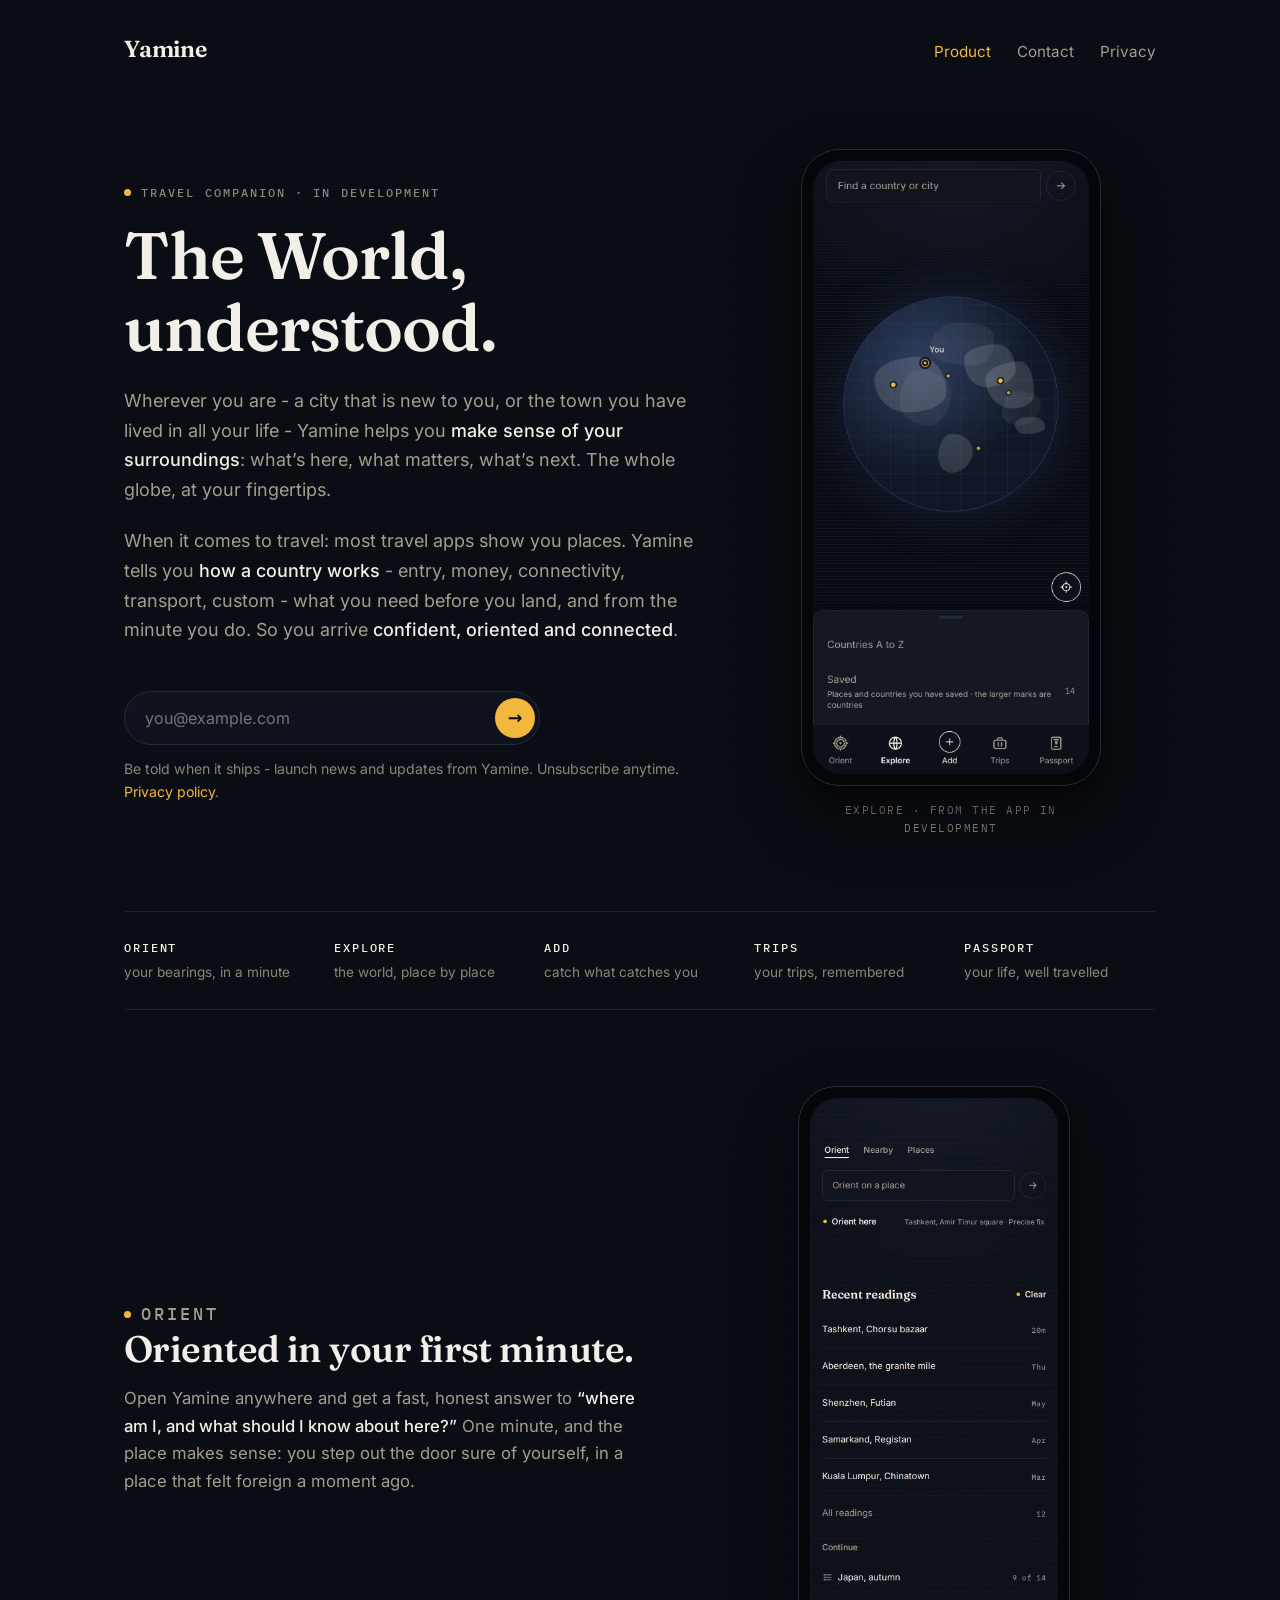
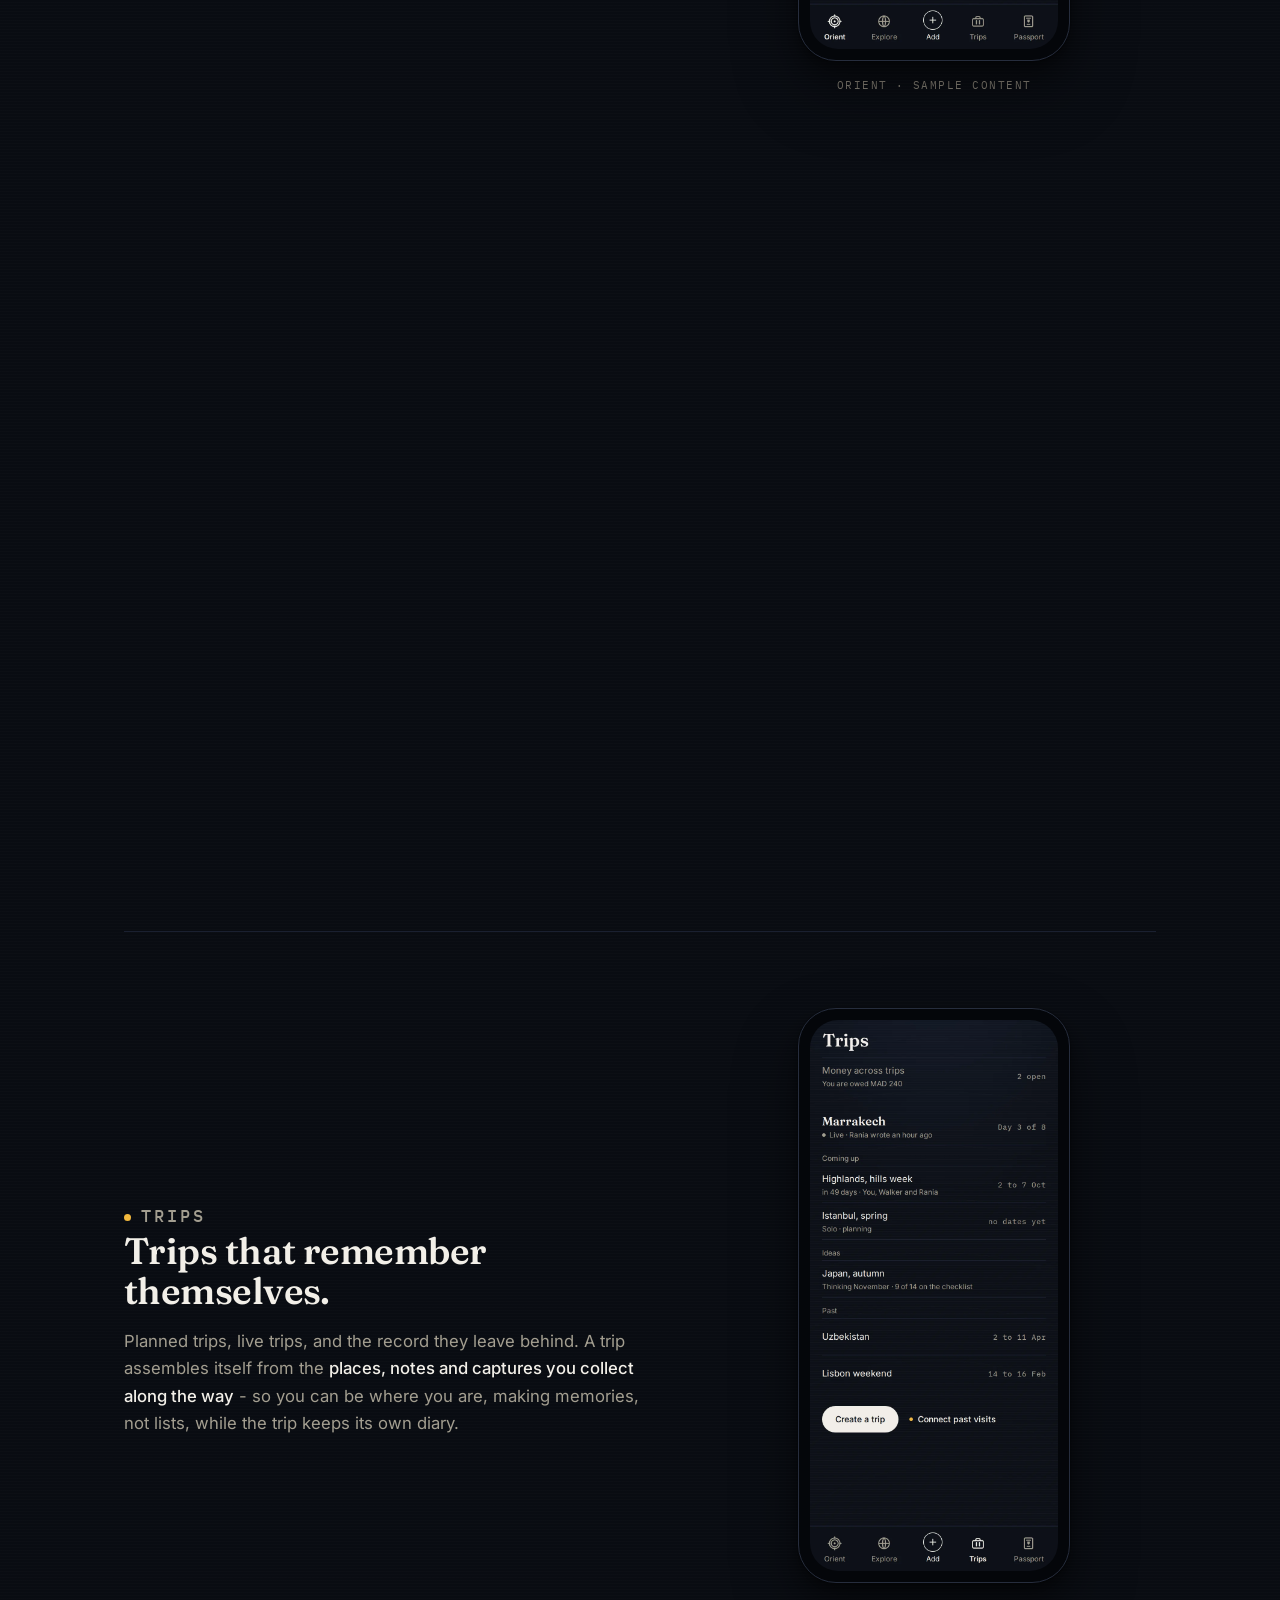
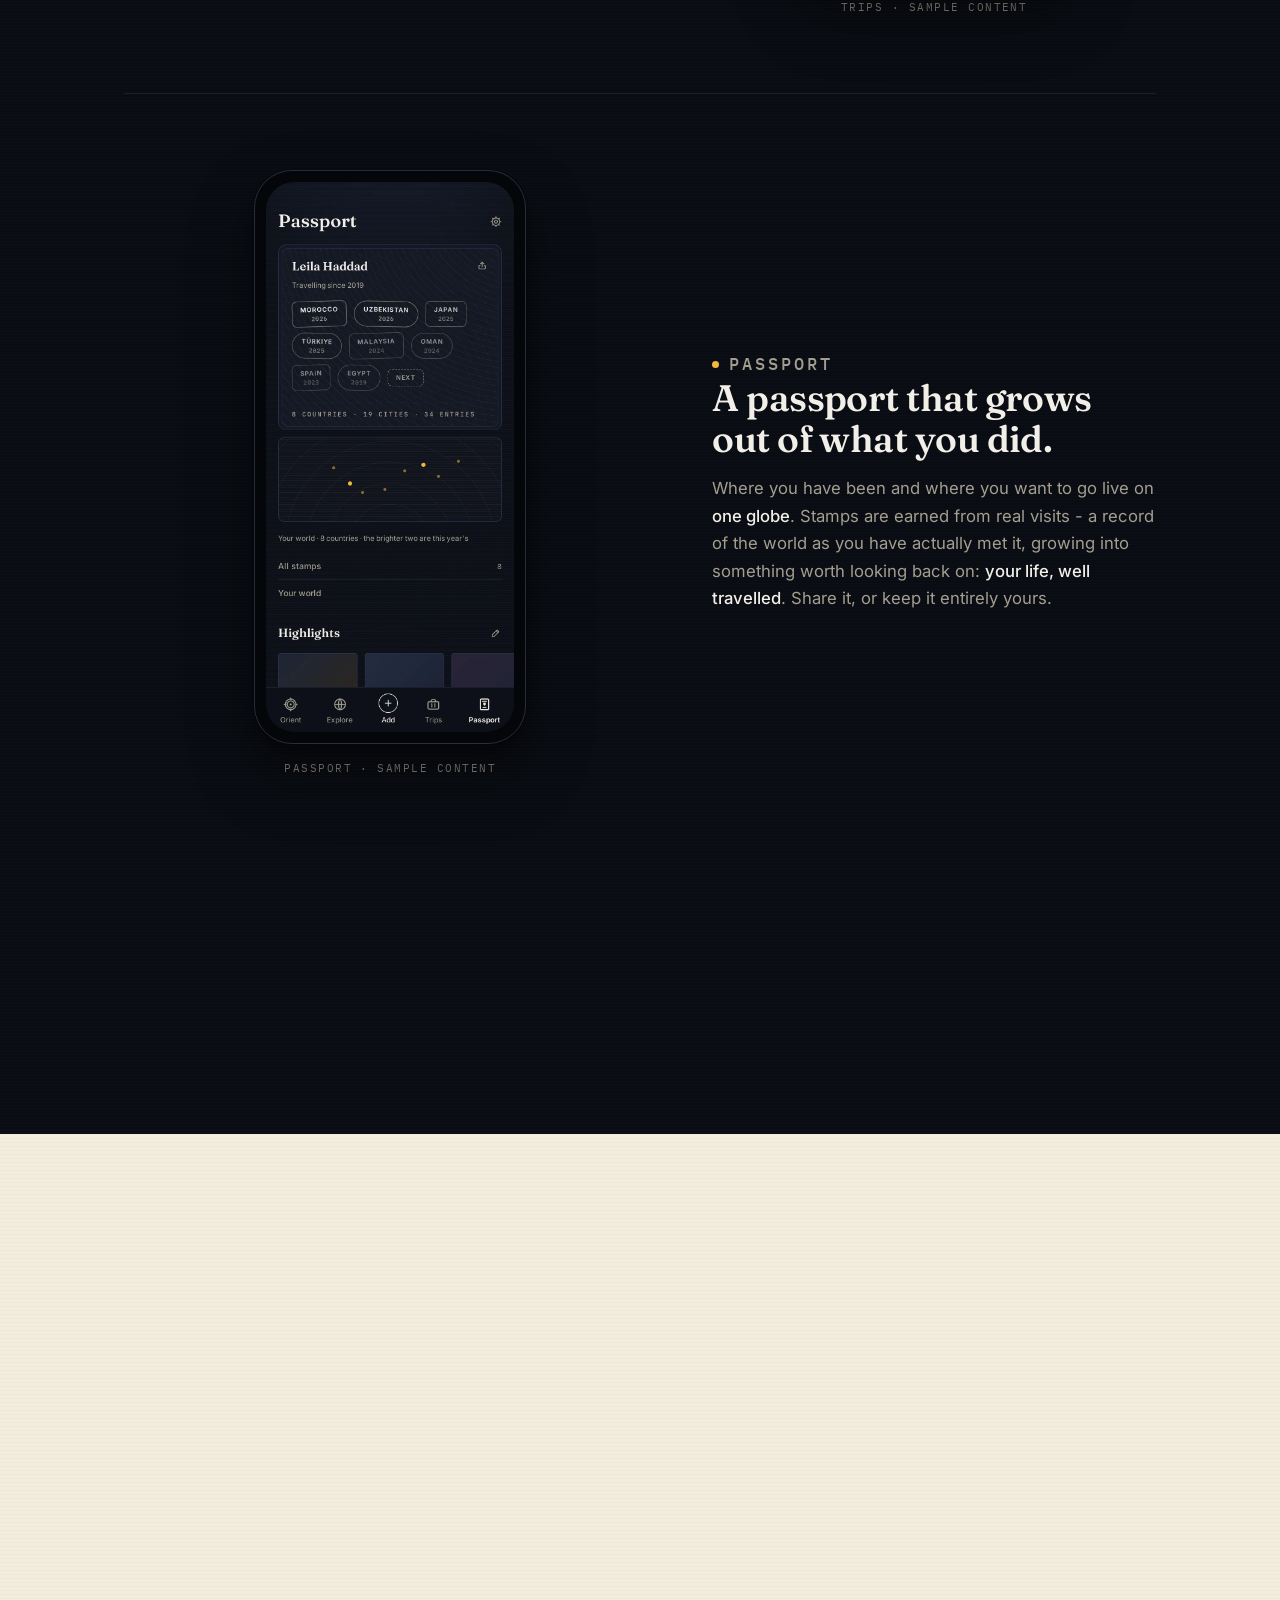
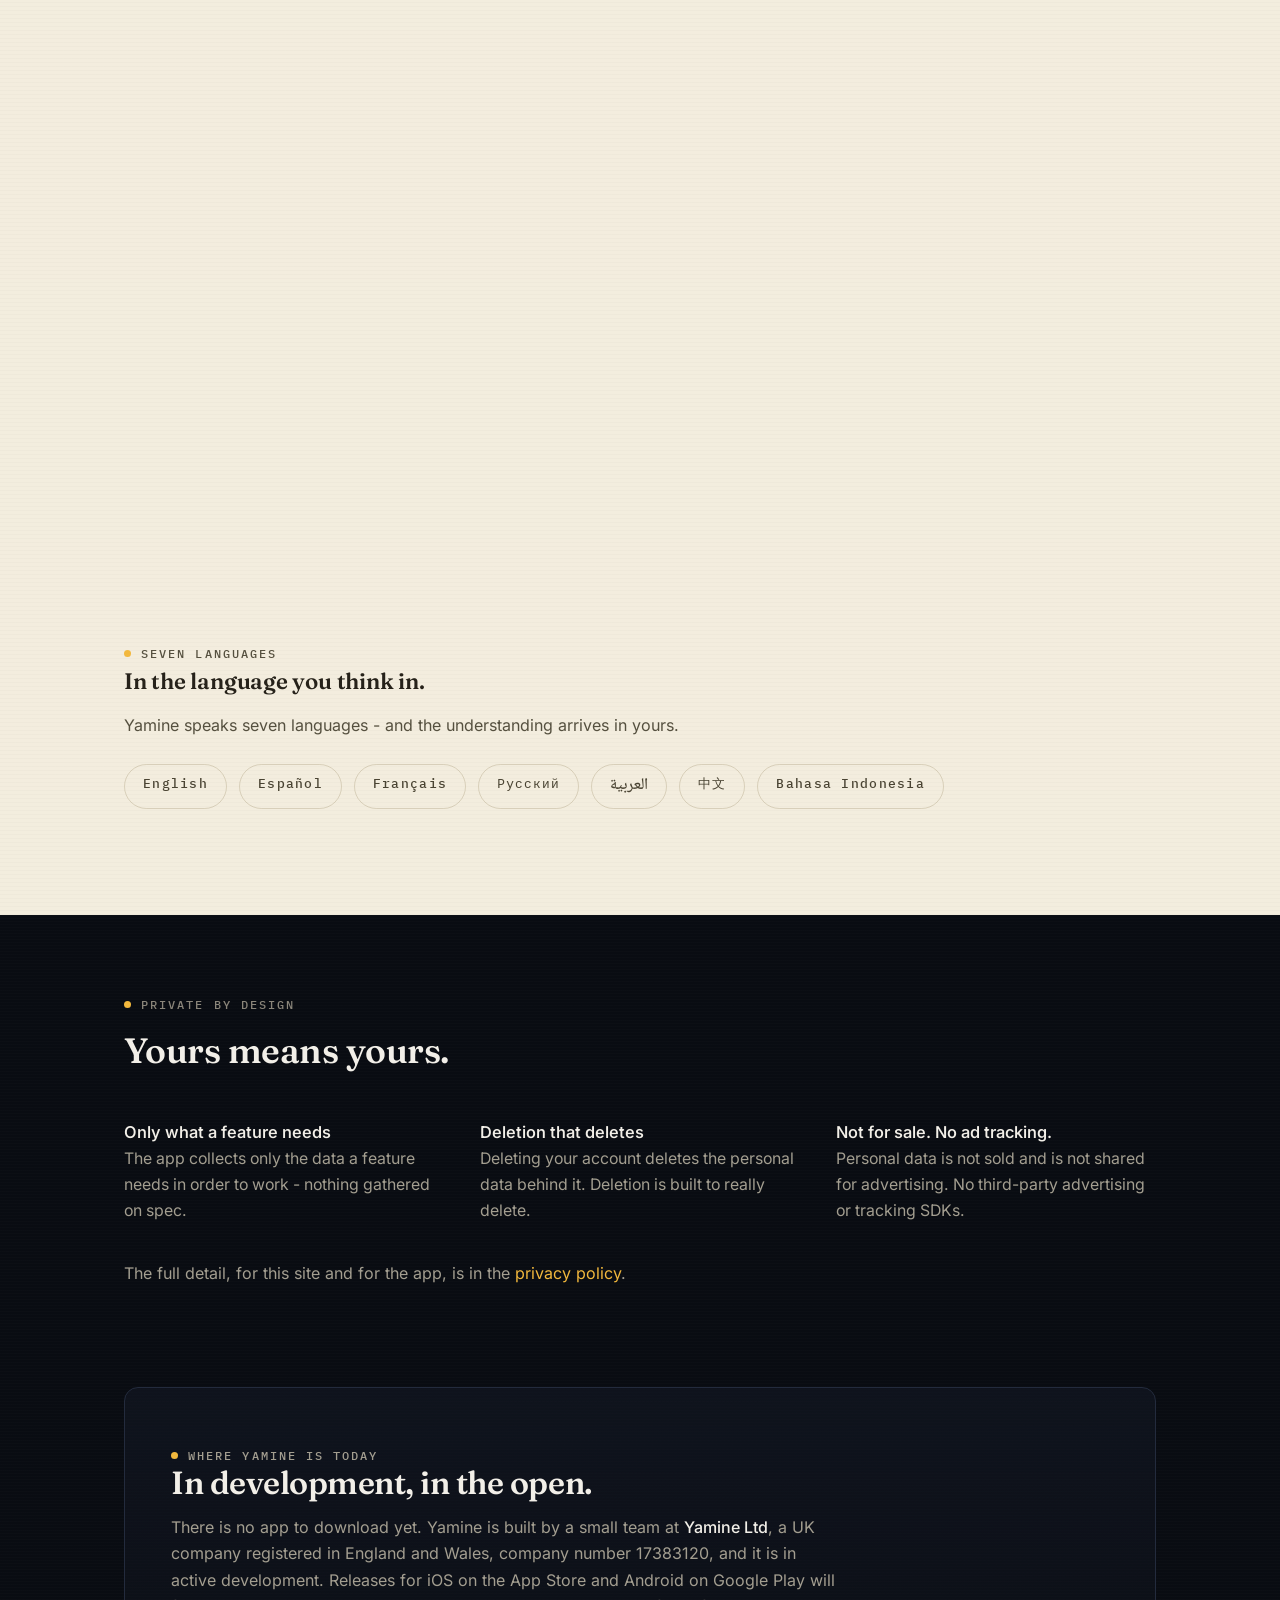
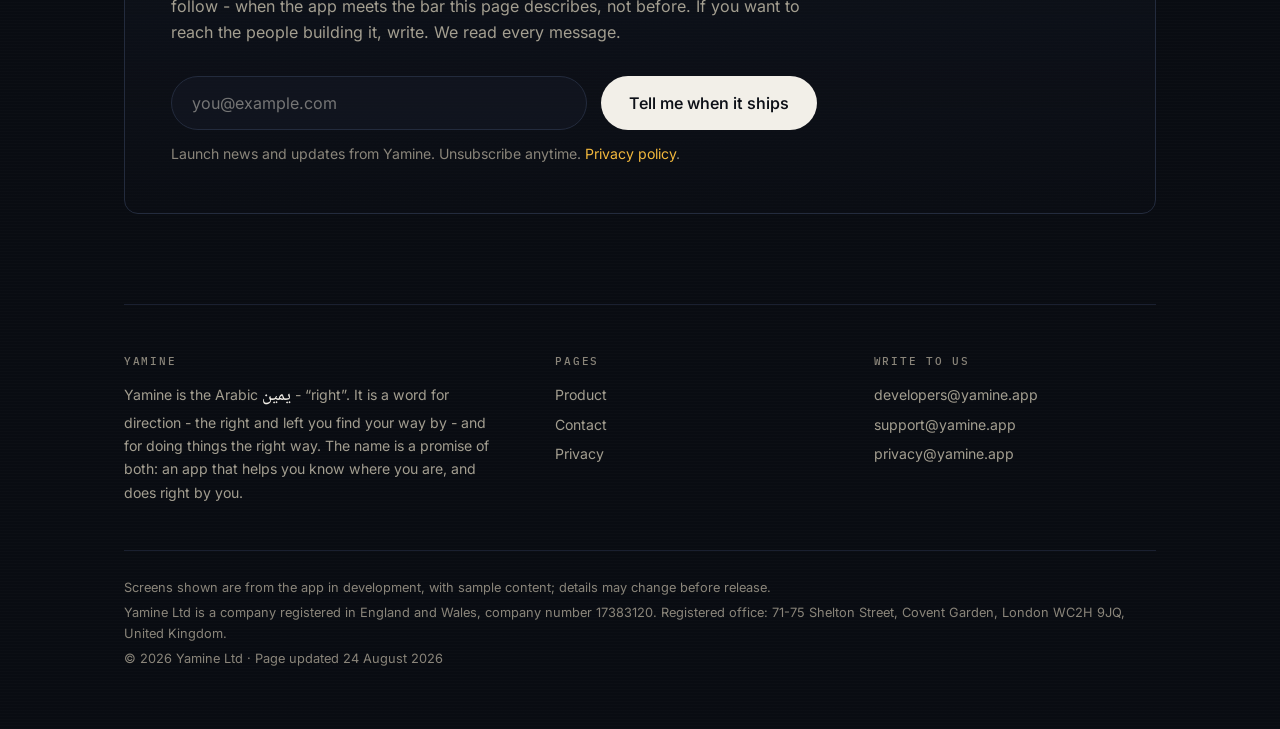
<file: index.html>
<!doctype html>
<html lang="en-GB">
<head>
<meta charset="utf-8">
<meta name="viewport" content="width=device-width, initial-scale=1">
<title>Yamine - The World, understood</title>
<meta name="description" content="Yamine is a travel companion app by Yamine Ltd: your bearings anywhere in the world, country know-how before you land, and trips that remember themselves. In development for iOS and Android.">
<link rel="canonical" href="https://yamine.app/">
<meta property="og:title" content="Yamine - The World, understood">
<meta property="og:description" content="Wherever you are, Yamine helps you make sense of your surroundings - the whole globe, at your fingertips.">
<meta property="og:url" content="https://yamine.app/">
<meta property="og:type" content="website">
<meta property="og:image" content="https://yamine.app/assets/og.png">
<meta property="og:image:width" content="1200">
<meta property="og:image:height" content="630">
<meta name="twitter:card" content="summary_large_image">
<meta name="theme-color" content="#090c12">
<link rel="icon" href="/assets/icons/icon-32.png" sizes="32x32">
<link rel="icon" href="/assets/icons/icon-192.png" sizes="192x192">
<link rel="apple-touch-icon" href="/assets/icons/apple-touch-icon.png">
<link rel="preload" href="/assets/fonts/fraunces.woff2" as="font" type="font/woff2" crossorigin>
<link rel="preload" href="/assets/fonts/inter.woff2" as="font" type="font/woff2" crossorigin>
<link rel="stylesheet" href="/style.css?v=20260824c">
<script>document.documentElement.classList.add('js')</script>
</head>
<body class="night">
<div class="wrap">
<header class="site">
  <a class="wordmark" href="/">Yamine</a>
  <nav class="site" aria-label="Site">
    <a href="/" aria-current="page">Product</a>
    <a href="/contact.html">Contact</a>
    <a href="/privacy.html">Privacy</a>
  </nav>
</header>

<main>
  <section class="hero">
    <div class="copy">
      <p class="eyebrow">Travel companion &middot; in development</p>
      <h1 class="display">The World,<br>understood.</h1>
      <p class="lede">Wherever you are - a city that is new to you, or
      the town you have lived in all your life - Yamine helps you
      <strong>make sense of your surroundings</strong>: what&rsquo;s
      here, what matters, what&rsquo;s next. The whole globe, at your
      fingertips.</p>
      <p class="lede">When it comes to travel: most travel apps show you
      places. Yamine tells you <strong>how a country works</strong> -
      entry, money, connectivity, transport, custom - what you need
      before you land, and from the minute you do. So you arrive
      <strong>confident, oriented and connected</strong>.</p>
      <form class="site-form pill" hidden data-form="waitlist"
            data-cta="&rarr;" data-busy="&hellip;"
            data-done-cta="&#10003;"
            data-done="You're on the list."
            data-mail="developers@yamine.app">
        <input class="hp" type="text" name="website" tabindex="-1" autocomplete="off" aria-hidden="true">
        <div class="form-row">
          <label class="visually-hidden" for="join-email">Email address</label>
          <input id="join-email" type="email" name="email" required placeholder="you@example.com" autocomplete="email">
          <button class="disc" type="submit" aria-label="Be told when it ships">&rarr;</button>
        </div>
        <p class="form-note">Be told when it ships - launch news and updates
        from Yamine. Unsubscribe anytime. <a href="/privacy.html">Privacy policy</a>.</p>
      </form>
      <div class="cta-row" data-fallback-for="waitlist">
        <a class="btn" href="/contact.html">Write to the team</a>
      </div>
    </div>
    <div class="shot">
      <figure class="phone">
        <div class="bezel"><img src="/assets/screens/globe-dark.webp" alt="The Explore screen of the Yamine app: a globe with your saved places marked in amber, above a list of countries A to Z" width="824" height="1830" fetchpriority="high"></div>
        <figcaption class="phone-caption">Explore &middot; from the app in development</figcaption>
      </figure>
    </div>
  </section>

  <nav class="doors" aria-label="The five rooms of the app">
    <a class="door" href="#orient"><span class="k">Orient</span><span class="d">your bearings, in a minute</span></a>
    <a class="door" href="#explore"><span class="k">Explore</span><span class="d">the world, place by place</span></a>
    <a class="door" href="#add"><span class="k">Add</span><span class="d">catch what catches you</span></a>
    <a class="door" href="#trips"><span class="k">Trips</span><span class="d">your trips, remembered</span></a>
    <a class="door" href="#passport"><span class="k">Passport</span><span class="d">your life, well travelled</span></a>
  </nav>

  <section class="feature reveal" id="orient">
    <div class="copy">
      <p class="eyebrow">Orient</p>
      <h2 class="display">Oriented in your first minute.</h2>
      <p>Open Yamine anywhere and get a fast, honest answer to
      <strong>&ldquo;where am I, and what should I know about
      here?&rdquo;</strong> One minute, and the place makes sense: you
      step out the door sure of yourself, in a place that felt foreign
      a moment ago.</p>
    </div>
    <div class="shot">
      <figure class="phone">
        <div class="bezel"><img src="/assets/screens/orient-dark.webp" alt="The Orient screen of the Yamine app: an 'Orient here' action with a precise fix in Tashkent, above a history of recent readings" width="824" height="1830" loading="lazy"></div>
        <figcaption class="phone-caption">Orient &middot; sample content</figcaption>
      </figure>
    </div>
  </section>

  <section class="feature flip reveal" id="explore">
    <div class="copy">
      <p class="eyebrow">Explore</p>
      <h2 class="display">Know before you go.</h2>
      <p>Open any country and it is already laid out: <strong>how you get
      in, how you pay, how you get online, how you move around</strong>,
      and what is simply done differently - plus a short checklist you
      can start ticking before you fly. The homework is done; the
      daydreaming can start early.</p>
    </div>
    <div class="shot">
      <figure class="phone">
        <div class="bezel"><img src="/assets/screens/country-dark.webp" alt="A country room in the Yamine app for Uzbekistan: a checklist, cities, entry conditions and a know-before-you-go section" width="824" height="1830" loading="lazy"></div>
        <figcaption class="phone-caption">Explore &middot; sample content</figcaption>
      </figure>
    </div>
  </section>

  <section class="feature reveal" id="trips">
    <div class="copy">
      <p class="eyebrow">Trips</p>
      <h2 class="display">Trips that remember themselves.</h2>
      <p>Planned trips, live trips, and the record they leave behind. A
      trip assembles itself from the <strong>places, notes and captures
      you collect along the way</strong> - so you can be where you are,
      making memories, not lists, while the trip keeps its own diary.</p>
    </div>
    <div class="shot">
      <figure class="phone">
        <div class="bezel"><img src="/assets/screens/trips-dark.webp" alt="The Trips screen of the Yamine app: a live trip in Marrakech, trips coming up, ideas, and past trips with their dates" width="824" height="1830" loading="lazy"></div>
        <figcaption class="phone-caption">Trips &middot; sample content</figcaption>
      </figure>
    </div>
  </section>

  <section class="feature flip reveal" id="passport">
    <div class="copy">
      <p class="eyebrow">Passport</p>
      <h2 class="display">A passport that grows out of what you did.</h2>
      <p>Where you have been and where you want to go live on
      <strong>one globe</strong>. Stamps are earned from real visits - a
      record of the world as you have actually met it, growing into
      something worth looking back on: <strong>your life, well
      travelled</strong>. Share it, or keep it entirely yours.</p>
    </div>
    <div class="shot">
      <figure class="phone">
        <div class="bezel"><img src="/assets/screens/passport-dark.webp" alt="The Passport screen of the Yamine app: a named passport card with country stamps by year, and a world map of visited places" width="824" height="1830" loading="lazy"></div>
        <figcaption class="phone-caption">Passport &middot; sample content</figcaption>
      </figure>
    </div>
  </section>

  <section class="feature-add reveal" id="add">
    <p class="eyebrow">Add</p>
    <h2 class="display">And when something catches your eye.</h2>
    <p>Paste a link from TikTok, Instagram, YouTube or a map. Name a place.
    Drop in a photo, or a note. <strong>Yamine reads it and files it where
    it belongs</strong> - a wishlist, a live trip, a city you will reach
    next year. &ldquo;Someday&rdquo; finally has a home.</p>
  </section>
</main>
</div>

<section class="daylight">
  <div class="wrap">
    <div class="reveal">
      <p class="eyebrow">Checked and dated</p>
      <h2 class="display">Verified before it reaches you.</h2>
      <p class="lede">Yamine&rsquo;s facts come <strong>checked and
      dated</strong> - every country page shows when it was last looked
      at. And where something is not certain, Yamine says so, plainly -
      so you always know where you stand.</p>
      <p class="lede">Every screen comes in light and dark.</p>
    </div>
    <div class="daylight-shots reveal">
      <figure class="phone">
        <div class="bezel"><img src="/assets/screens/globe-light.webp" alt="The Explore globe of the Yamine app in light mode, on a warm parchment background" width="824" height="1830" loading="lazy"></div>
        <figcaption class="phone-caption">Explore &middot; light</figcaption>
      </figure>
      <figure class="phone">
        <div class="bezel"><img src="/assets/screens/country-light.webp" alt="The Uzbekistan country room of the Yamine app in light mode" width="824" height="1830" loading="lazy"></div>
        <figcaption class="phone-caption">Country room &middot; light</figcaption>
      </figure>
    </div>
    <div class="langs reveal">
      <p class="eyebrow">Seven languages</p>
      <h3>In the language you think in.</h3>
      <p>Yamine speaks seven languages - and the understanding arrives
      in yours.</p>
      <ul class="stamps">
        <li>English</li>
        <li>Español</li>
        <li>Français</li>
        <li>Русский</li>
        <li><span class="ar">العربية</span></li>
        <li>中文</li>
        <li>Bahasa Indonesia</li>
      </ul>
    </div>
  </div>
</section>

<div class="wrap">
  <section class="night-block reveal">
    <p class="eyebrow">Private by design</p>
    <h2 class="display">Yours means yours.</h2>
    <div class="cols">
      <p><strong>Only what a feature needs</strong> The app collects only
      the data a feature needs in order to work - nothing gathered on
      spec.</p>
      <p><strong>Deletion that deletes</strong> Deleting your account
      deletes the personal data behind it. Deletion is built to really
      delete.</p>
      <p><strong>Not for sale. No ad tracking.</strong> Personal data is not
      sold and is not shared for advertising. No third-party advertising
      or tracking SDKs.</p>
    </div>
    <p class="more">The full detail, for this site and for the app, is in
    the <a href="/privacy.html">privacy policy</a>.</p>
  </section>

  <section class="status reveal">
    <div class="inner">
      <p class="eyebrow">Where Yamine is today</p>
      <h2 class="display">In development, in the open.</h2>
      <p>There is no app to download yet. Yamine is built by a small team
      at <strong>Yamine Ltd</strong>, a UK company registered in England
      and Wales, company number 17383120, and it is in active development.
      Releases for iOS on the App Store and Android on Google Play will
      follow - when the app meets the bar this page describes, not before.
      If you want to reach the people building it, write. We read every
      message.</p>
      <div class="cta-row" data-fallback-for="waitlist">
        <a class="btn" href="mailto:developers@yamine.app">developers@yamine.app</a>
      </div>
      <form class="site-form" id="waitlist" hidden data-form="waitlist"
            data-cta="Tell me when it ships" data-busy="Adding you&hellip;"
            data-done-cta="Added"
            data-done="You're on the list."
            data-mail="developers@yamine.app">
        <input class="hp" type="text" name="website" tabindex="-1" autocomplete="off" aria-hidden="true">
        <div class="form-row">
          <label class="visually-hidden" for="wl-email">Email address</label>
          <input id="wl-email" type="email" name="email" required placeholder="you@example.com" autocomplete="email">
          <button class="btn" type="submit">Tell me when it ships</button>
        </div>
        <p class="form-note">Launch news and updates from Yamine. Unsubscribe
        anytime. <a href="/privacy.html">Privacy policy</a>.</p>
      </form>
    </div>
  </section>

  <footer class="site">
    <div class="grid">
      <div>
        <h3>Yamine</h3>
        <p class="origin">Yamine is the Arabic <span class="ar">يمين</span>
        - &ldquo;right&rdquo;. It is a word for direction - the right and
        left you find your way by - and for doing things the right way.
        The name is a promise of both: an app that helps you know where
        you are, and does right by you.</p>
      </div>
      <div>
        <h3>Pages</h3>
        <p><a href="/">Product</a></p>
        <p><a href="/contact.html">Contact</a></p>
        <p><a href="/privacy.html">Privacy</a></p>
      </div>
      <div>
        <h3>Write to us</h3>
        <p><a href="mailto:developers@yamine.app">developers@yamine.app</a></p>
        <p><a href="mailto:support@yamine.app">support@yamine.app</a></p>
        <p><a href="mailto:privacy@yamine.app">privacy@yamine.app</a></p>
      </div>
    </div>
    <div class="legal">
      <p>Screens shown are from the app in development, with sample
      content; details may change before release.</p>
      <p>Yamine Ltd is a company registered in England and Wales, company
      number 17383120. Registered office: 71-75 Shelton Street, Covent
      Garden, London WC2H 9JQ, United Kingdom.</p>
      <p>&copy; 2026 Yamine Ltd &middot; Page updated 24 August 2026</p>
    </div>
  </footer>
</div>

<script src="/assets/forms.js?v=20260824a" defer></script>
<script>
(function () {
  if (!('IntersectionObserver' in window)) {
    document.querySelectorAll('.reveal').forEach(function (el) { el.classList.add('in'); });
    return;
  }
  var io = new IntersectionObserver(function (entries) {
    entries.forEach(function (e) {
      if (e.isIntersecting) { e.target.classList.add('in'); io.unobserve(e.target); }
    });
  }, { rootMargin: '0px 0px -8% 0px' });
  document.querySelectorAll('.reveal').forEach(function (el) { io.observe(el); });
})();
</script>
</body>
</html>
</file>
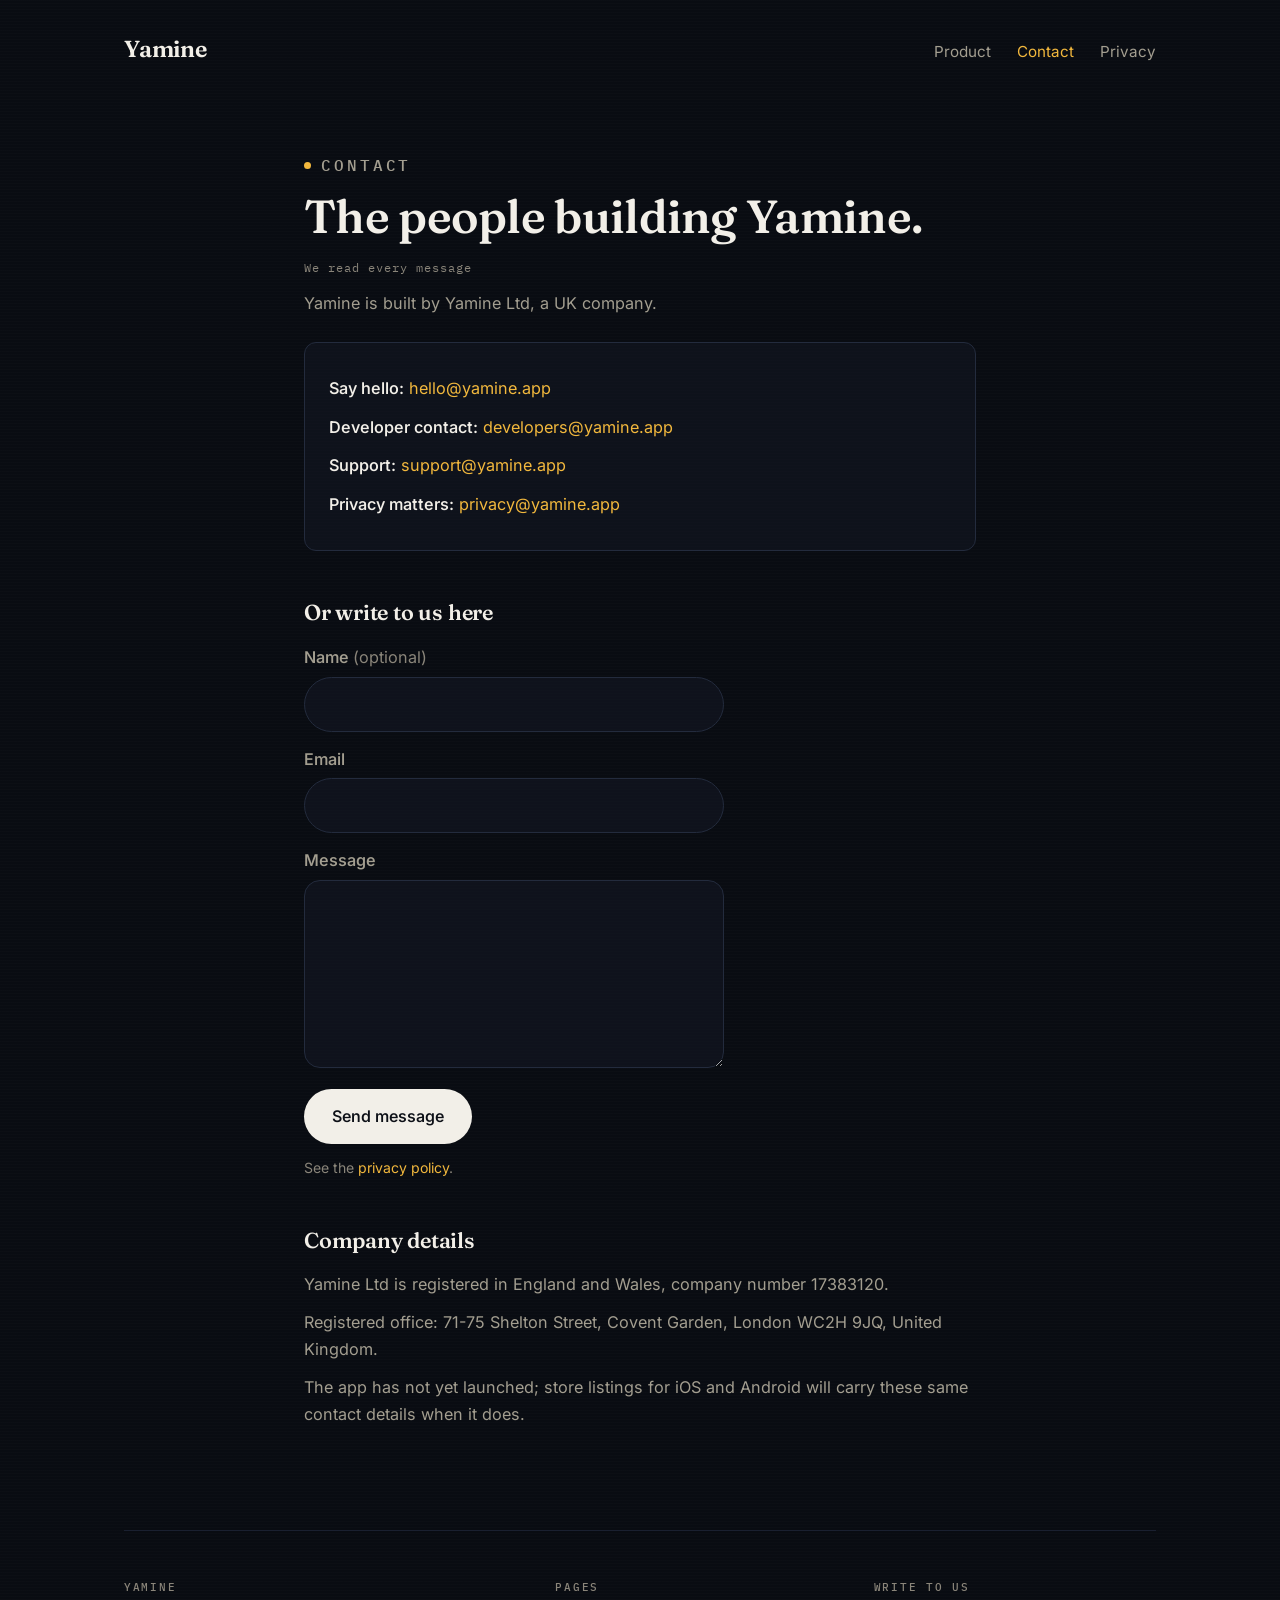
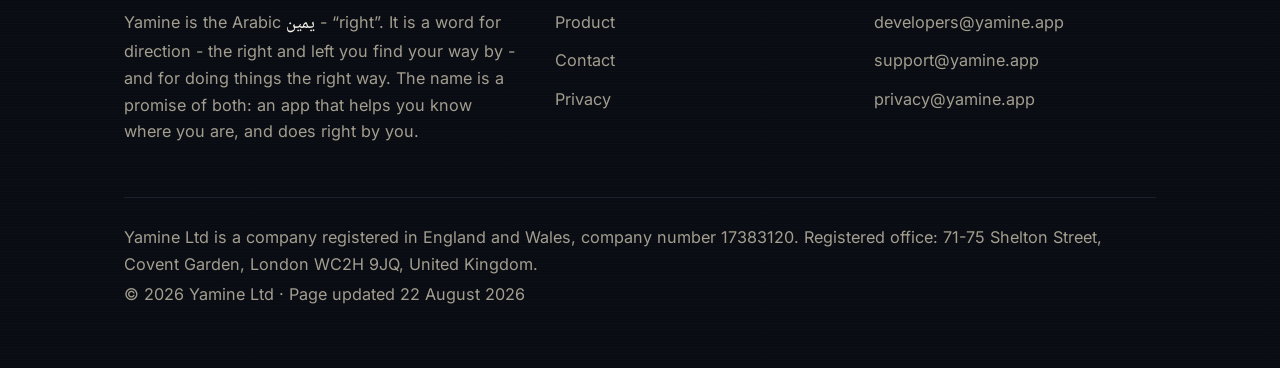
<file: contact.html>
<!doctype html>
<html lang="en-GB">
<head>
<meta charset="utf-8">
<meta name="viewport" content="width=device-width, initial-scale=1">
<title>Contact - Yamine</title>
<meta name="description" content="Contact the Yamine team. Developer contact, support and company details for Yamine Ltd.">
<link rel="canonical" href="https://yamine.app/contact.html">
<meta property="og:title" content="Contact - Yamine">
<meta property="og:description" content="The people building Yamine, and how to reach them.">
<meta property="og:url" content="https://yamine.app/contact.html">
<meta property="og:type" content="website">
<meta property="og:image" content="https://yamine.app/assets/og.png">
<meta name="theme-color" content="#090c12">
<link rel="icon" href="/assets/icons/icon-32.png" sizes="32x32">
<link rel="icon" href="/assets/icons/icon-192.png" sizes="192x192">
<link rel="apple-touch-icon" href="/assets/icons/apple-touch-icon.png">
<link rel="stylesheet" href="/style.css?v=20260824c">
</head>
<body class="night doc">
<div class="wrap">
<header class="site">
  <a class="wordmark" href="/">Yamine</a>
  <nav class="site" aria-label="Site">
    <a href="/">Product</a>
    <a href="/contact.html" aria-current="page">Contact</a>
    <a href="/privacy.html">Privacy</a>
  </nav>
</header>
</div>
<main>
  <p class="eyebrow">Contact</p>
  <h1>The people building Yamine.</h1>
  <p class="tag">We read every message</p>

  <p>Yamine is built by Yamine Ltd, a UK company.</p>

  <div class="contact-block">
    <p><strong>Say hello:</strong>
    <a href="mailto:hello@yamine.app">hello@yamine.app</a></p>
    <p><strong>Developer contact:</strong>
    <a href="mailto:developers@yamine.app">developers@yamine.app</a></p>
    <p><strong>Support:</strong>
    <a href="mailto:support@yamine.app">support@yamine.app</a></p>
    <p><strong>Privacy matters:</strong>
    <a href="mailto:privacy@yamine.app">privacy@yamine.app</a></p>
  </div>

  <form class="site-form" hidden data-form="message"
        data-cta="Send message" data-busy="Sending&hellip;"
        data-done-cta="Sent"
        data-done="Sent. We read every message and will reply to the address you gave."
        data-mail="developers@yamine.app">
    <h2>Or write to us here</h2>
    <input class="hp" type="text" name="website" tabindex="-1" autocomplete="off" aria-hidden="true">
    <p class="field">
      <label for="ct-name">Name <span class="opt">(optional)</span></label>
      <input id="ct-name" type="text" name="name" autocomplete="name">
    </p>
    <p class="field">
      <label for="ct-email">Email</label>
      <input id="ct-email" type="email" name="email" required autocomplete="email">
    </p>
    <p class="field">
      <label for="ct-message">Message</label>
      <textarea id="ct-message" name="message" rows="6" required></textarea>
    </p>
    <button class="btn" type="submit">Send message</button>
    <p class="form-note">See the <a href="/privacy.html">privacy policy</a>.</p>
  </form>

  <h2>Company details</h2>
  <p>Yamine Ltd is registered in England and Wales, company number
  17383120.</p>
  <p>Registered office: 71-75 Shelton Street, Covent Garden, London
  WC2H 9JQ, United Kingdom.</p>

  <p>The app has not yet launched; store listings for iOS and Android
  will carry these same contact details when it does.</p>
</main>
<script src="/assets/forms.js?v=20260824a" defer></script>
<div class="wrap">
<footer class="site">
  <div class="grid">
    <div>
      <h3>Yamine</h3>
      <p class="origin">Yamine is the Arabic <span class="ar">يمين</span>
      - &ldquo;right&rdquo;. It is a word for direction - the right and
      left you find your way by - and for doing things the right way.
      The name is a promise of both: an app that helps you know where
      you are, and does right by you.</p>
    </div>
    <div>
      <h3>Pages</h3>
      <p><a href="/">Product</a></p>
      <p><a href="/contact.html">Contact</a></p>
      <p><a href="/privacy.html">Privacy</a></p>
    </div>
    <div>
      <h3>Write to us</h3>
      <p><a href="mailto:developers@yamine.app">developers@yamine.app</a></p>
      <p><a href="mailto:support@yamine.app">support@yamine.app</a></p>
      <p><a href="mailto:privacy@yamine.app">privacy@yamine.app</a></p>
    </div>
  </div>
  <div class="legal">
    <p>Yamine Ltd is a company registered in England and Wales, company
    number 17383120. Registered office: 71-75 Shelton Street, Covent
    Garden, London WC2H 9JQ, United Kingdom.</p>
    <p>&copy; 2026 Yamine Ltd &middot; Page updated 22 August 2026</p>
  </div>
</footer>
</div>
</body>
</html>
</file>
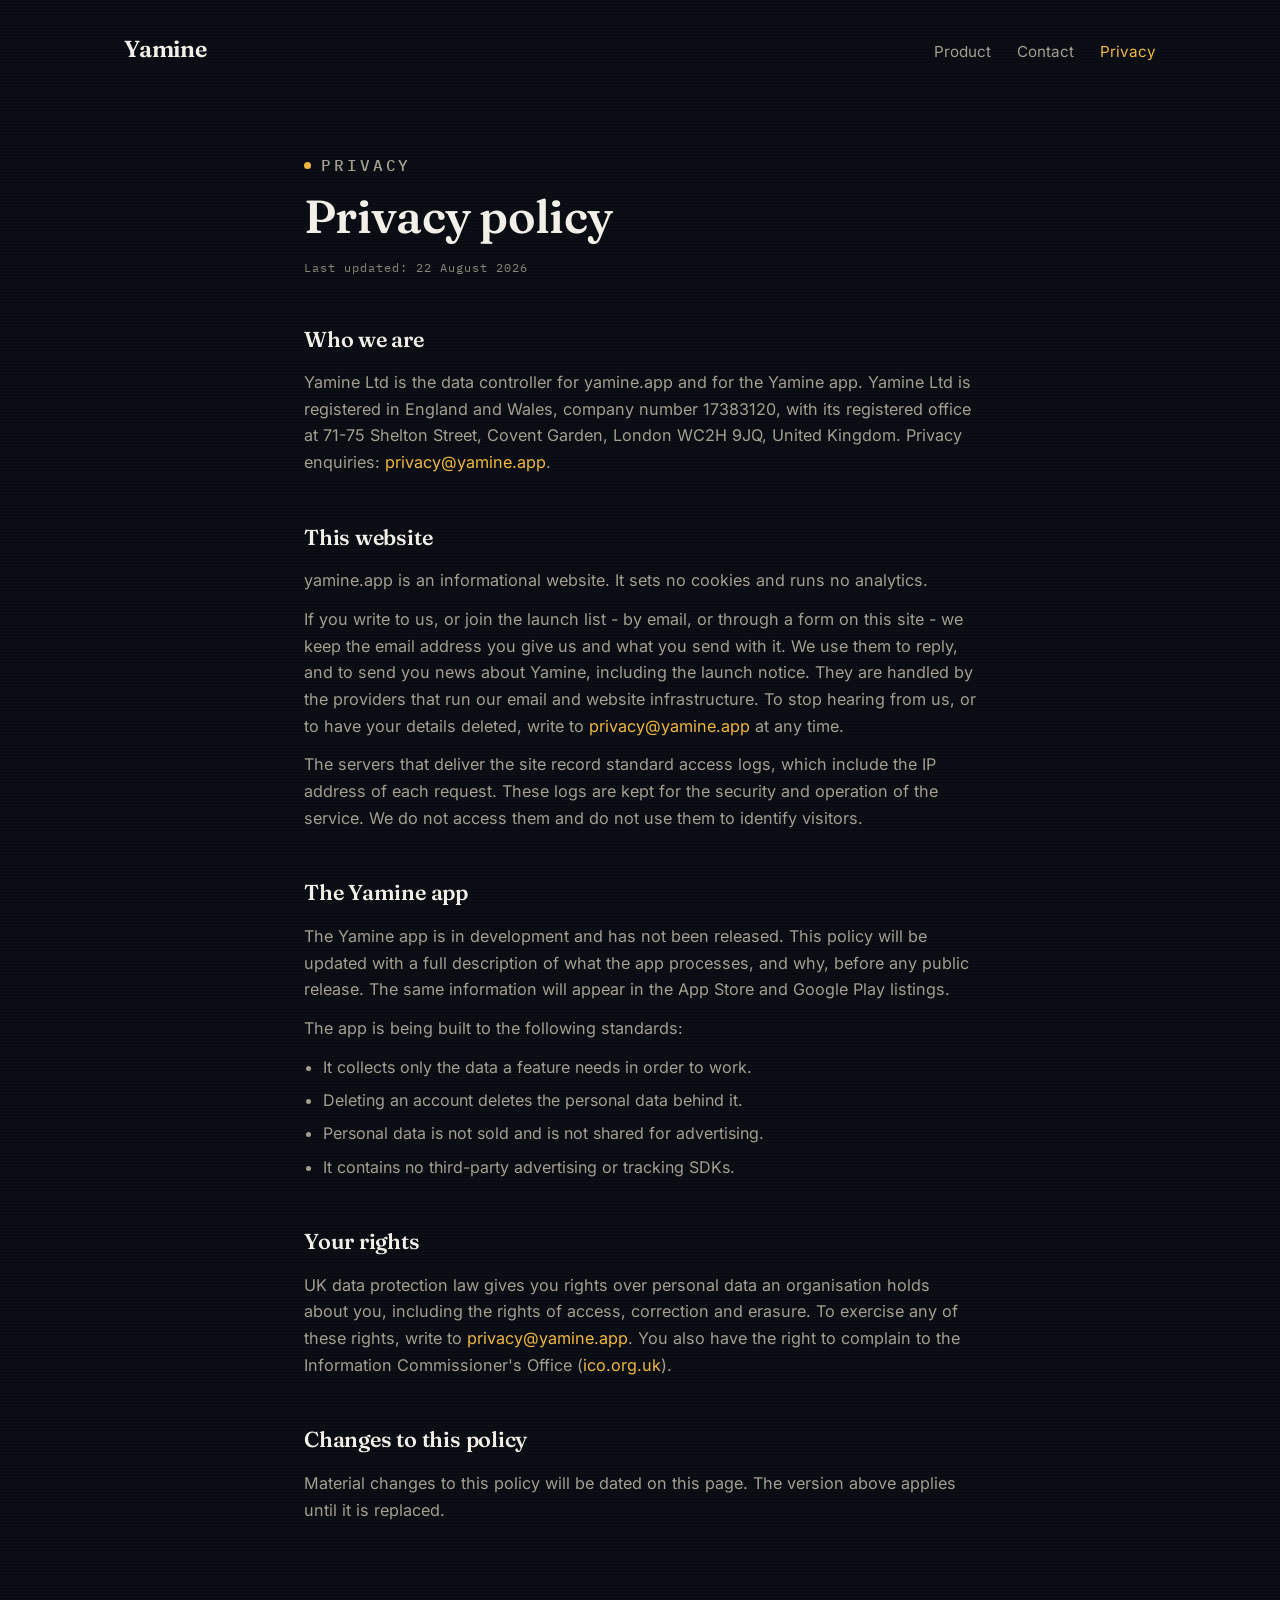
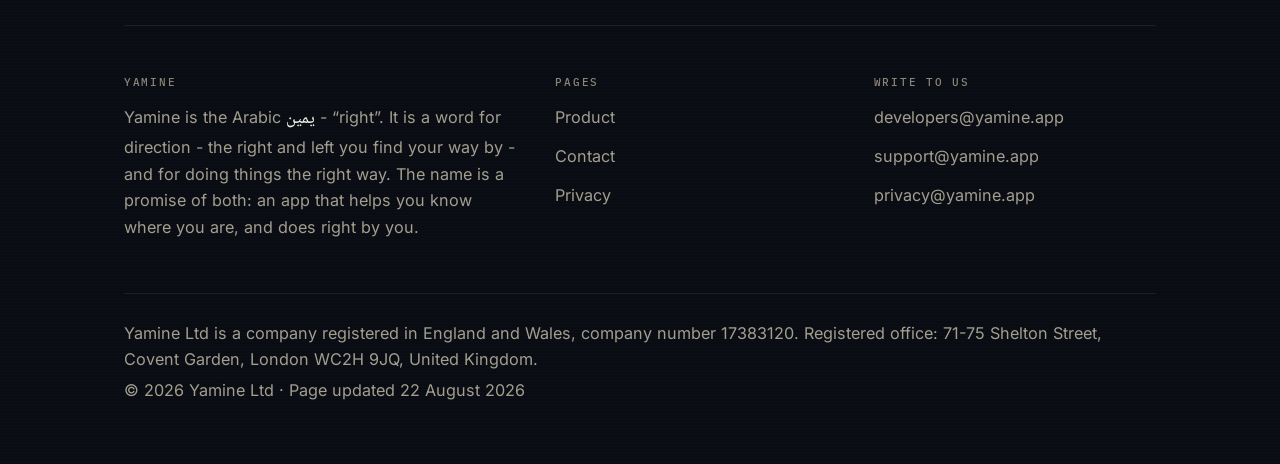
<file: privacy.html>
<!doctype html>
<html lang="en-GB">
<head>
<meta charset="utf-8">
<meta name="viewport" content="width=device-width, initial-scale=1">
<title>Privacy - Yamine</title>
<meta name="description" content="Privacy policy for yamine.app and the Yamine travel app, by Yamine Ltd.">
<link rel="canonical" href="https://yamine.app/privacy.html">
<meta property="og:title" content="Privacy - Yamine">
<meta property="og:description" content="Privacy policy for yamine.app and the Yamine travel app.">
<meta property="og:url" content="https://yamine.app/privacy.html">
<meta property="og:type" content="website">
<meta property="og:image" content="https://yamine.app/assets/og.png">
<meta name="theme-color" content="#090c12">
<link rel="icon" href="/assets/icons/icon-32.png" sizes="32x32">
<link rel="icon" href="/assets/icons/icon-192.png" sizes="192x192">
<link rel="apple-touch-icon" href="/assets/icons/apple-touch-icon.png">
<link rel="stylesheet" href="/style.css?v=20260824c">
</head>
<body class="night doc">
<div class="wrap">
<header class="site">
  <a class="wordmark" href="/">Yamine</a>
  <nav class="site" aria-label="Site">
    <a href="/">Product</a>
    <a href="/contact.html">Contact</a>
    <a href="/privacy.html" aria-current="page">Privacy</a>
  </nav>
</header>
</div>
<main>
  <p class="eyebrow">Privacy</p>
  <h1>Privacy policy</h1>
  <p class="tag">Last updated: 22 August 2026</p>

  <h2>Who we are</h2>
  <p>Yamine Ltd is the data controller for yamine.app and for the Yamine
  app. Yamine Ltd is registered in England and Wales, company number
  17383120, with its registered office at 71-75 Shelton Street, Covent
  Garden, London WC2H 9JQ, United Kingdom. Privacy enquiries:
  <a href="mailto:privacy@yamine.app">privacy@yamine.app</a>.</p>

  <h2>This website</h2>
  <p>yamine.app is an informational website. It sets no cookies and runs
  no analytics.</p>
  <p>If you write to us, or join the launch list - by email, or through
  a form on this site - we keep the email address you give us and what
  you send with it. We use them to reply, and to send you news about
  Yamine, including the launch notice. They are handled by the providers
  that run our email and website infrastructure. To stop hearing from
  us, or to have your details deleted, write to
  <a href="mailto:privacy@yamine.app">privacy@yamine.app</a> at any
  time.</p>
  <p>The servers that deliver the site record standard access logs,
  which include the IP address of each request. These logs are kept for
  the security and operation of the service. We do not access them and
  do not use them to identify visitors.</p>

  <h2>The Yamine app</h2>
  <p>The Yamine app is in development and has not been released. This
  policy will be updated with a full description of what the app
  processes, and why, before any public release. The same information
  will appear in the App Store and Google Play listings.</p>
  <p>The app is being built to the following standards:</p>
  <ul class="plain">
    <li>It collects only the data a feature needs in order to work.</li>
    <li>Deleting an account deletes the personal data behind it.</li>
    <li>Personal data is not sold and is not shared for advertising.</li>
    <li>It contains no third-party advertising or tracking SDKs.</li>
  </ul>

  <h2>Your rights</h2>
  <p>UK data protection law gives you rights over personal data an
  organisation holds about you, including the rights of access,
  correction and erasure. To exercise any of these rights, write to
  <a href="mailto:privacy@yamine.app">privacy@yamine.app</a>. You also
  have the right to complain to the Information Commissioner's Office
  (<a href="https://ico.org.uk" rel="noopener">ico.org.uk</a>).</p>

  <h2>Changes to this policy</h2>
  <p>Material changes to this policy will be dated on this page. The
  version above applies until it is replaced.</p>
</main>
<div class="wrap">
<footer class="site">
  <div class="grid">
    <div>
      <h3>Yamine</h3>
      <p class="origin">Yamine is the Arabic <span class="ar">يمين</span>
      - &ldquo;right&rdquo;. It is a word for direction - the right and
      left you find your way by - and for doing things the right way.
      The name is a promise of both: an app that helps you know where
      you are, and does right by you.</p>
    </div>
    <div>
      <h3>Pages</h3>
      <p><a href="/">Product</a></p>
      <p><a href="/contact.html">Contact</a></p>
      <p><a href="/privacy.html">Privacy</a></p>
    </div>
    <div>
      <h3>Write to us</h3>
      <p><a href="mailto:developers@yamine.app">developers@yamine.app</a></p>
      <p><a href="mailto:support@yamine.app">support@yamine.app</a></p>
      <p><a href="mailto:privacy@yamine.app">privacy@yamine.app</a></p>
    </div>
  </div>
  <div class="legal">
    <p>Yamine Ltd is a company registered in England and Wales, company
    number 17383120. Registered office: 71-75 Shelton Street, Covent
    Garden, London WC2H 9JQ, United Kingdom.</p>
    <p>&copy; 2026 Yamine Ltd &middot; Page updated 22 August 2026</p>
  </div>
</footer>
</div>
</body>
</html>
</file>
<file: style.css>
/* Yamine — yamine.app
   The site lives in the app's own world: ink-navy night ground, warm cream ink,
   one amber accent, Fraunces display, Inter body, IBM Plex Mono readouts.
   Document pages (contact, privacy) sit on the app's daylight parchment. */

@font-face {
  font-family: "Fraunces";
  src: url("/assets/fonts/fraunces.woff2") format("woff2");
  font-weight: 100 900;
  font-display: swap;
}
@font-face {
  font-family: "Inter";
  src: url("/assets/fonts/inter.woff2") format("woff2");
  font-weight: 100 900;
  font-display: swap;
}
@font-face {
  font-family: "IBM Plex Mono";
  src: url("/assets/fonts/plex400.woff2") format("woff2");
  font-weight: 400;
  font-display: swap;
}
@font-face {
  font-family: "IBM Plex Mono";
  src: url("/assets/fonts/plex500.woff2") format("woff2");
  font-weight: 500;
  font-display: swap;
}
/* Full Arabic-range subset of Noto Naskh Arabic (self-hosted) - a partial
   word-subset here breaks per-character fallback and disconnects joining */
@font-face {
  font-family: "Noto Naskh Arabic";
  src: url("/assets/fonts/naskh-arabic.woff2") format("woff2");
  font-weight: 500;
  font-display: swap;
}

:root {
  --ground: #090c12;
  --ground-2: #0d1017;
  --card: #141926;
  --hairline: #232b3d;
  --hairline-soft: #1a2030;
  --ink: #f2efe8;
  --muted: #a39e90;
  --cap: #8a857a;
  --gold: #f2b83d;
  --paper: #f3edde;
  --paper-2: #faf6ea;
  --paper-ink: #26221a;
  --paper-muted: #7d7869;
  --paper-line: #ded5bf;
  --curve: cubic-bezier(0.22, 1, 0.36, 1);
  --display: "Fraunces", "Iowan Old Style", Georgia, serif;
  --body: "Inter", -apple-system, "Segoe UI", system-ui, sans-serif;
  --mono: "IBM Plex Mono", "Menlo", monospace;
}

* { box-sizing: border-box; }
html { scroll-behavior: smooth; }
html, body { overflow-x: clip; }
[hidden] { display: none !important; }
@media (prefers-reduced-motion: reduce) {
  html { scroll-behavior: auto; }
}

body {
  margin: 0;
  font-family: var(--body);
  font-size: 16px;
  line-height: 1.65;
  background: var(--ground);
  color: var(--ink);
  -webkit-font-smoothing: antialiased;
}
/* the app's fine scanline texture */
body.night {
  background-image: repeating-linear-gradient(
    to bottom,
    rgba(242, 239, 232, 0.012) 0px,
    rgba(242, 239, 232, 0.012) 1px,
    transparent 1px,
    transparent 3px
  );
}

a { color: var(--gold); text-decoration: none; }
a:hover, a:focus-visible { color: #ffd27a; }
a:focus-visible { outline: 2px solid var(--gold); outline-offset: 3px; border-radius: 2px; }

.wrap { max-width: 1080px; margin: 0 auto; padding: 0 24px; }

/* ---------- header ---------- */
header.site {
  display: flex;
  align-items: baseline;
  justify-content: space-between;
  gap: 16px;
  flex-wrap: wrap;
  padding-top: 30px;
}
.wordmark {
  font-family: var(--display);
  font-weight: 620;
  font-size: 1.45rem;
  letter-spacing: -0.01em;
  color: var(--ink);
}
.wordmark:hover, .wordmark:focus-visible { color: #fff; }
nav.site { display: flex; gap: 26px; }
nav.site a { color: var(--muted); font-size: 0.95rem; }
nav.site a:hover, nav.site a:focus-visible { color: var(--ink); }
nav.site a[aria-current="page"] { color: var(--gold); }

/* ---------- shared vocabulary ---------- */
.eyebrow {
  font-family: var(--mono);
  font-weight: 500;
  font-size: 0.72rem;
  letter-spacing: 0.18em;
  text-transform: uppercase;
  color: var(--cap);
  display: flex;
  align-items: center;
  gap: 10px;
  margin: 0 0 18px;
}
.eyebrow::before {
  content: "";
  width: 7px; height: 7px;
  border-radius: 50%;
  background: var(--gold);
  flex: none;
}
.display {
  font-family: var(--display);
  font-weight: 580;
  letter-spacing: -0.015em;
  line-height: 1.1;
  margin: 0;
}

/* ---------- hero ---------- */
.hero {
  display: grid;
  grid-template-columns: minmax(0, 7fr) minmax(0, 5fr);
  gap: 48px;
  align-items: center;
  padding: 9vh 0 64px;
}
.hero h1 {
  font-size: clamp(2.6rem, 6vw, 4.1rem);
}
.hero .lede {
  font-size: 1.12rem;
  color: var(--muted);
  max-width: 33em;
  margin: 22px 0 0;
}
.hero .lede strong { color: var(--ink); font-weight: 500; }
.cta-row {
  display: flex;
  align-items: center;
  gap: 26px;
  flex-wrap: wrap;
  margin-top: 34px;
}
.btn {
  display: inline-block;
  background: var(--ink);
  color: var(--ground-2);
  font-weight: 550;
  font-size: 1rem;
  padding: 14px 28px;
  border-radius: 999px;
  transition: background 200ms var(--curve), transform 200ms var(--curve);
}
.btn:hover, .btn:focus-visible { background: #ffffff; color: var(--ground-2); }
.btn:active { transform: scale(0.97); }
.cta-quiet {
  display: inline-flex;
  align-items: center;
  gap: 9px;
  color: var(--gold);
  font-size: 0.98rem;
}
.cta-quiet::before {
  content: "";
  width: 7px; height: 7px;
  border-radius: 50%;
  background: var(--gold);
}

/* ---------- phones ---------- */
.phone {
  position: relative;
  width: min(300px, 80vw);
  margin: 0 auto;
}
.phone::before {
  content: "";
  position: absolute;
  inset: -16% -11%;
  background: radial-gradient(closest-side, rgba(242, 184, 61, 0.09), transparent 70%);
  pointer-events: none;
}
.phone .bezel {
  position: relative;
  background: #04060a;
  border: 1px solid #262d3d;
  border-radius: 38px;
  padding: 11px;
  box-shadow:
    0 0 1px 1px rgba(0, 0, 0, 0.20),
    0 2px 2px rgba(0, 0, 0, 0.18),
    0 6px 6px 2px rgba(0, 0, 0, 0.16),
    0 14px 22px 4px rgba(0, 0, 0, 0.22),
    0 30px 60px 8px rgba(0, 0, 0, 0.28);
}
.phone img {
  display: block;
  width: 100%;
  height: auto;
  border-radius: 28px;
}
.phone-caption {
  font-family: var(--mono);
  font-size: 0.66rem;
  letter-spacing: 0.14em;
  text-transform: uppercase;
  color: var(--cap);
  text-align: center;
  margin: 16px 0 0;
}

/* ---------- five doors strip ---------- */
.doors {
  border-top: 1px solid var(--hairline-soft);
  border-bottom: 1px solid var(--hairline-soft);
  padding: 26px 0;
  margin: 10px 0 0;
  display: grid;
  grid-template-columns: repeat(5, 1fr);
  gap: 18px;
}
.door { text-align: left; }
.door .k {
  font-family: var(--mono);
  font-weight: 500;
  font-size: 0.74rem;
  letter-spacing: 0.16em;
  text-transform: uppercase;
  color: var(--ink);
  display: block;
}
a.door { color: inherit; }
a.door:hover .k, a.door:focus-visible .k { color: var(--gold); }
.door .d {
  font-size: 0.85rem;
  color: var(--cap);
  display: block;
  margin-top: 3px;
}

/* ---------- feature rows ---------- */
.feature {
  display: grid;
  grid-template-columns: minmax(0, 6fr) minmax(0, 5fr);
  gap: 56px;
  align-items: center;
  padding: 76px 0;
}
.feature + .feature { border-top: 1px solid var(--hairline-soft); }
.feature.flip .copy { order: 2; }
.feature.flip .shot { order: 1; }
.feature h2 {
  font-size: clamp(1.7rem, 3.4vw, 2.3rem);
}
.feature p {
  color: var(--muted);
  font-size: 1.04rem;
  max-width: 34em;
  margin: 16px 0 0;
}
.feature p strong { color: var(--ink); font-weight: 500; }
.feature .phone { width: min(272px, 76vw); }

/* compact, screenless feature (Add) */
.feature-add {
  padding: 60px 0 72px;
  border-top: 1px solid var(--hairline-soft);
  max-width: 44em;
}
.feature-add h2 { font-size: 1.45rem; }
.feature-add p { color: var(--muted); margin: 12px 0 0; }
.feature-add p strong { color: var(--ink); font-weight: 500; }

/* ---------- daylight band ---------- */
.daylight {
  background: var(--paper);
  background-image: repeating-linear-gradient(
    to bottom,
    rgba(38, 34, 26, 0.02) 0px,
    rgba(38, 34, 26, 0.02) 1px,
    transparent 1px,
    transparent 4px
  );
  color: var(--paper-ink);
  padding: 84px 0 90px;
}
.daylight .eyebrow { color: #8f8467; }
.daylight h2 { font-size: clamp(1.8rem, 3.6vw, 2.4rem); }
.daylight .lede {
  color: #55503f;
  font-size: 1.06rem;
  max-width: 36em;
  margin: 18px 0 0;
}
.daylight .lede strong { color: var(--paper-ink); font-weight: 550; }
.daylight-shots {
  display: flex;
  justify-content: center;
  gap: 42px;
  flex-wrap: wrap;
  margin-top: 56px;
}
.daylight .phone::before { background: radial-gradient(closest-side, rgba(184, 134, 11, 0.10), transparent 70%); }
.daylight .phone .bezel {
  background: #fffdf6;
  border-color: #d8cfb4;
  box-shadow: 0 18px 50px rgba(80, 66, 30, 0.18);
}
.daylight .phone-caption { color: #8f8467; }
.daylight .langs { margin-top: 72px; }
.daylight .langs h3 {
  font-family: var(--display);
  font-weight: 580;
  font-size: 1.4rem;
  letter-spacing: -0.01em;
  margin: 0;
}
.daylight .langs p { color: #55503f; max-width: 38em; margin: 12px 0 0; }
.stamps {
  display: flex;
  flex-wrap: wrap;
  gap: 12px;
  margin-top: 26px;
  padding: 0;
  list-style: none;
}
.stamps li {
  font-family: var(--mono);
  font-weight: 500;
  font-size: 0.8rem;
  letter-spacing: 0.1em;
  border: 1.5px solid #a4977257;
  border-radius: 999px;
  padding: 8px 18px;
  color: #4a4433;
}
.stamps li .ar {
  font-family: "Noto Naskh Arabic", serif;
  font-size: 1.02rem;
  letter-spacing: normal;
}

/* ---------- privacy + status ---------- */
.night-block { padding: 80px 0 8px; }
.night-block h2 { font-size: clamp(1.7rem, 3.4vw, 2.2rem); }
.night-block .cols {
  display: grid;
  grid-template-columns: repeat(3, 1fr);
  gap: 36px;
  margin-top: 40px;
}
.night-block .cols p { color: var(--muted); font-size: 0.99rem; margin: 8px 0 0; }
.night-block .cols strong {
  color: var(--ink);
  font-weight: 550;
  display: block;
  font-size: 1.02rem;
}
.night-block .more { color: var(--muted); margin-top: 36px; }

.status { padding: 76px 0 90px; }
.status .inner {
  border: 1px solid var(--hairline);
  border-radius: 14px;
  background: linear-gradient(180deg, rgba(20, 25, 38, 0.55), rgba(13, 16, 23, 0.3));
  padding: 44px 46px 48px;
}
.status h2 { font-size: clamp(1.6rem, 3vw, 2rem); }
.status p { color: var(--muted); max-width: 42em; margin: 14px 0 0; }
.status p strong { color: var(--ink); font-weight: 500; }
.status .cta-row { margin-top: 30px; }

/* ---------- footer ---------- */
footer.site {
  border-top: 1px solid var(--hairline-soft);
  padding: 48px 0 56px;
  color: var(--muted);
  font-size: 0.88rem;
}
footer.site .grid {
  display: grid;
  grid-template-columns: 1.4fr 1fr 1fr;
  gap: 36px;
}
footer.site h3 {
  font-family: var(--mono);
  font-weight: 500;
  font-size: 0.68rem;
  letter-spacing: 0.16em;
  text-transform: uppercase;
  color: var(--cap);
  margin: 0 0 12px;
}
footer.site p { margin: 6px 0; }
footer.site a { color: var(--muted); }
footer.site a:hover, footer.site a:focus-visible { color: var(--ink); }
footer.site .origin { color: var(--muted); max-width: 26em; }
footer.site .origin .ar {
  font-family: "Noto Naskh Arabic", serif;
  color: var(--ink);
  font-size: 1.05rem;
  letter-spacing: normal;
}
footer.site .legal {
  border-top: 1px solid var(--hairline-soft);
  margin-top: 40px;
  padding-top: 22px;
  font-size: 0.8rem;
  color: var(--cap);
}
footer.site .legal p { margin: 4px 0; }

/* ---------- document pages (contact, privacy): same night system, prose layout ---------- */
body.doc main { max-width: 720px; margin: 0 auto; padding: 8vh 24px 10vh; }
body.doc h1 {
  font-family: var(--display);
  font-weight: 580;
  letter-spacing: -0.015em;
  line-height: 1.12;
  font-size: clamp(2.1rem, 5.5vw, 2.9rem);
  margin: 0;
}
body.doc .tag { color: var(--cap); font-family: var(--mono); font-size: 0.78rem; letter-spacing: 0.08em; margin: 14px 0 0; }
body.doc h2 {
  font-family: var(--display);
  font-weight: 580;
  font-size: 1.35rem;
  letter-spacing: -0.01em;
  margin: 44px 0 8px;
}
body.doc p { margin: 12px 0; font-size: 1.01rem; color: var(--muted); }
body.doc p strong { color: var(--ink); font-weight: 550; }
body.doc ul.plain { padding-left: 1.2em; margin: 12px 0; color: var(--muted); }
body.doc ul.plain li { margin: 7px 0; }
.contact-block {
  border: 1px solid var(--hairline);
  border-radius: 12px;
  padding: 20px 24px;
  margin: 26px 0;
  background: rgba(20, 25, 38, 0.45);
}
.contact-block p { margin: 8px 0; }

/* ---------- 404 ---------- */
.lost { padding: 12vh 0 14vh; max-width: 40em; }
.lost h1 { font-size: clamp(2.2rem, 6vw, 3.2rem); }
.lost p { color: var(--muted); margin: 18px 0 0; }
.lost ul { list-style: none; padding: 0; margin: 26px 0 0; }
.lost li { margin: 10px 0; }
.lost li a { color: var(--ink); }
.lost li a:hover, .lost li a:focus-visible { color: var(--gold); }
.lost li .d { color: var(--cap); font-size: 0.9rem; }

/* ---------- forms (waitlist + contact; hidden until a backend is wired) ---------- */
.visually-hidden {
  position: absolute; width: 1px; height: 1px;
  overflow: hidden; clip: rect(0 0 0 0); white-space: nowrap;
}
.site-form .hp { position: absolute; left: -9999px; width: 1px; height: 1px; opacity: 0; }
.site-form { margin-top: 30px; scroll-margin-top: 15vh; }
.hero .site-form { margin-top: 46px; }
.site-form input[type="text"],
.site-form input[type="email"],
.site-form textarea {
  font: inherit;
  color: var(--ink);
  background: rgba(20, 25, 38, 0.55);
  border: 1px solid var(--hairline);
  border-radius: 999px;
  padding: 13px 20px;
  width: 100%;
  max-width: 26em;
}
.site-form textarea { border-radius: 16px; resize: vertical; }
.site-form input:focus-visible, .site-form textarea:focus-visible {
  outline: 2px solid var(--gold); outline-offset: 2px;
}
.site-form .form-row { display: flex; gap: 14px; flex-wrap: wrap; align-items: center; }
.site-form .form-row input { flex: 1 1 220px; width: auto; }
.site-form .btn { border: 0; cursor: pointer; font: inherit; font-weight: 550; }
.site-form .btn:disabled { opacity: 0.6; cursor: default; }
.site-form .form-note { color: var(--cap); font-size: 0.88rem; margin: 12px 0 0; }
.site-form .form-note.form-done { color: var(--gold); }
.site-form .field { margin: 14px 0; }
.site-form .field label { display: block; margin-bottom: 6px; font-weight: 550; }
.site-form .field .opt { font-weight: 400; color: var(--cap); }
.site-form .alt { margin: 20px 0 0; }

/* pill capture: one quiet element, the app's own search affordance */
.site-form.pill .form-row { position: relative; max-width: 26em; }
.site-form.pill input[type="email"] { max-width: none; padding-right: 62px; }
.site-form.pill .disc {
  position: absolute; right: 5px; top: 50%; transform: translateY(-50%);
  width: 40px; height: 40px; border-radius: 50%; border: 0; padding: 0;
  background: var(--gold); color: var(--ground-2);
  font: inherit; font-size: 1.1rem; line-height: 1; font-weight: 600;
  cursor: pointer; display: grid; place-items: center;
  transition: background 200ms var(--curve), transform 200ms var(--curve);
}
.site-form.pill .disc:hover, .site-form.pill .disc:focus-visible { background: #f8ca63; }
.site-form.pill .disc:active { transform: translateY(-50%) scale(0.94); }
.site-form.pill .disc:disabled { cursor: default; }

/* ---------- reveal motion ---------- */
@media (prefers-reduced-motion: no-preference) {
  .js .reveal {
    opacity: 0;
    transform: translateY(22px);
    transition: opacity 700ms var(--curve), transform 700ms var(--curve);
  }
  .js .reveal.in { opacity: 1; transform: none; }
  .hero .copy, .hero .shot { animation: rise 900ms var(--curve) both; }
  .hero .shot { animation-delay: 120ms; }
  @keyframes rise {
    from { opacity: 0; transform: translateY(26px); }
    to { opacity: 1; transform: none; }
  }
}

/* ---------- responsive ---------- */
@media (max-width: 900px) {
  .hero { grid-template-columns: 1fr; gap: 52px; padding-top: 7vh; }
  .feature, .feature.flip { grid-template-columns: 1fr; gap: 44px; padding: 60px 0; }
  .feature.flip .copy { order: 1; }
  .feature.flip .shot { order: 2; }
  .doors { grid-template-columns: repeat(2, 1fr); row-gap: 22px; }
  .doors .door:last-child { grid-column: 1 / -1; }
  .night-block .cols { grid-template-columns: 1fr; gap: 24px; }
  .status .inner { padding: 32px 26px 36px; }
  footer.site .grid { grid-template-columns: 1fr; gap: 28px; }
}
</file>
